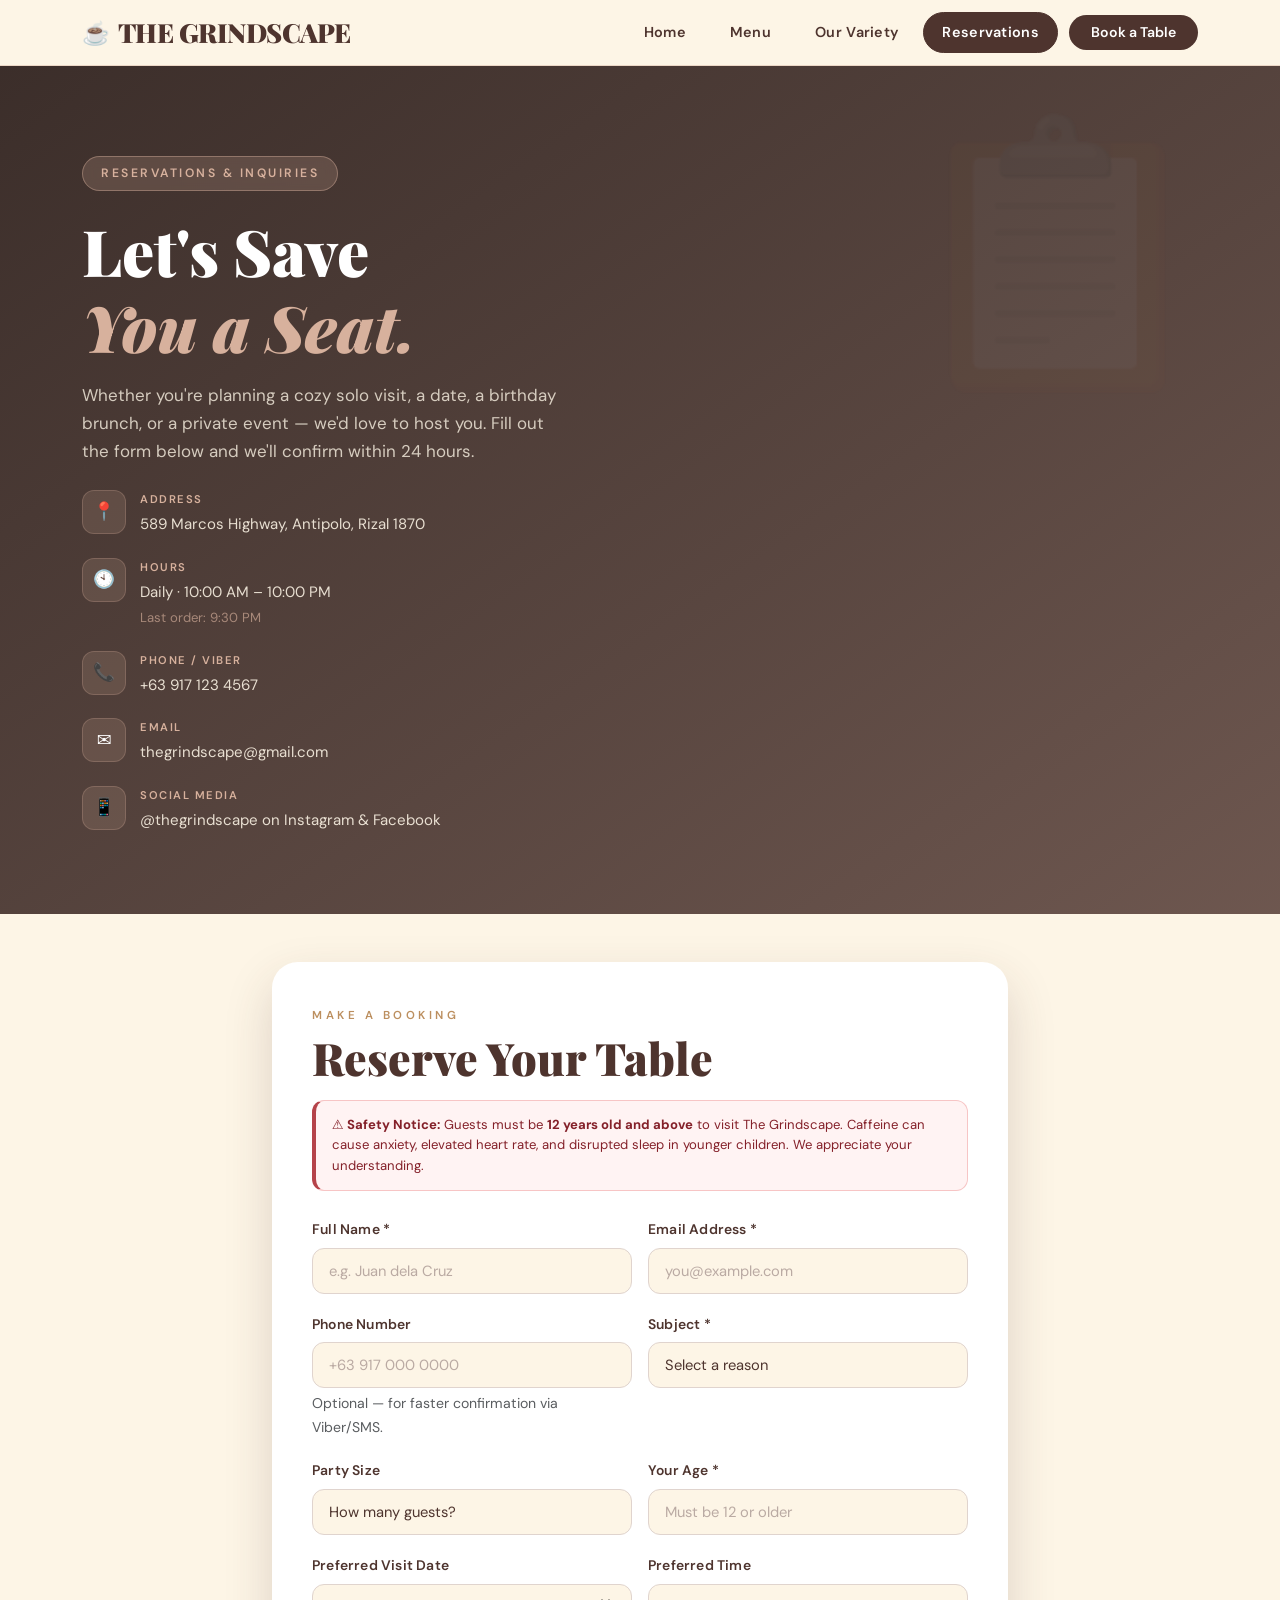
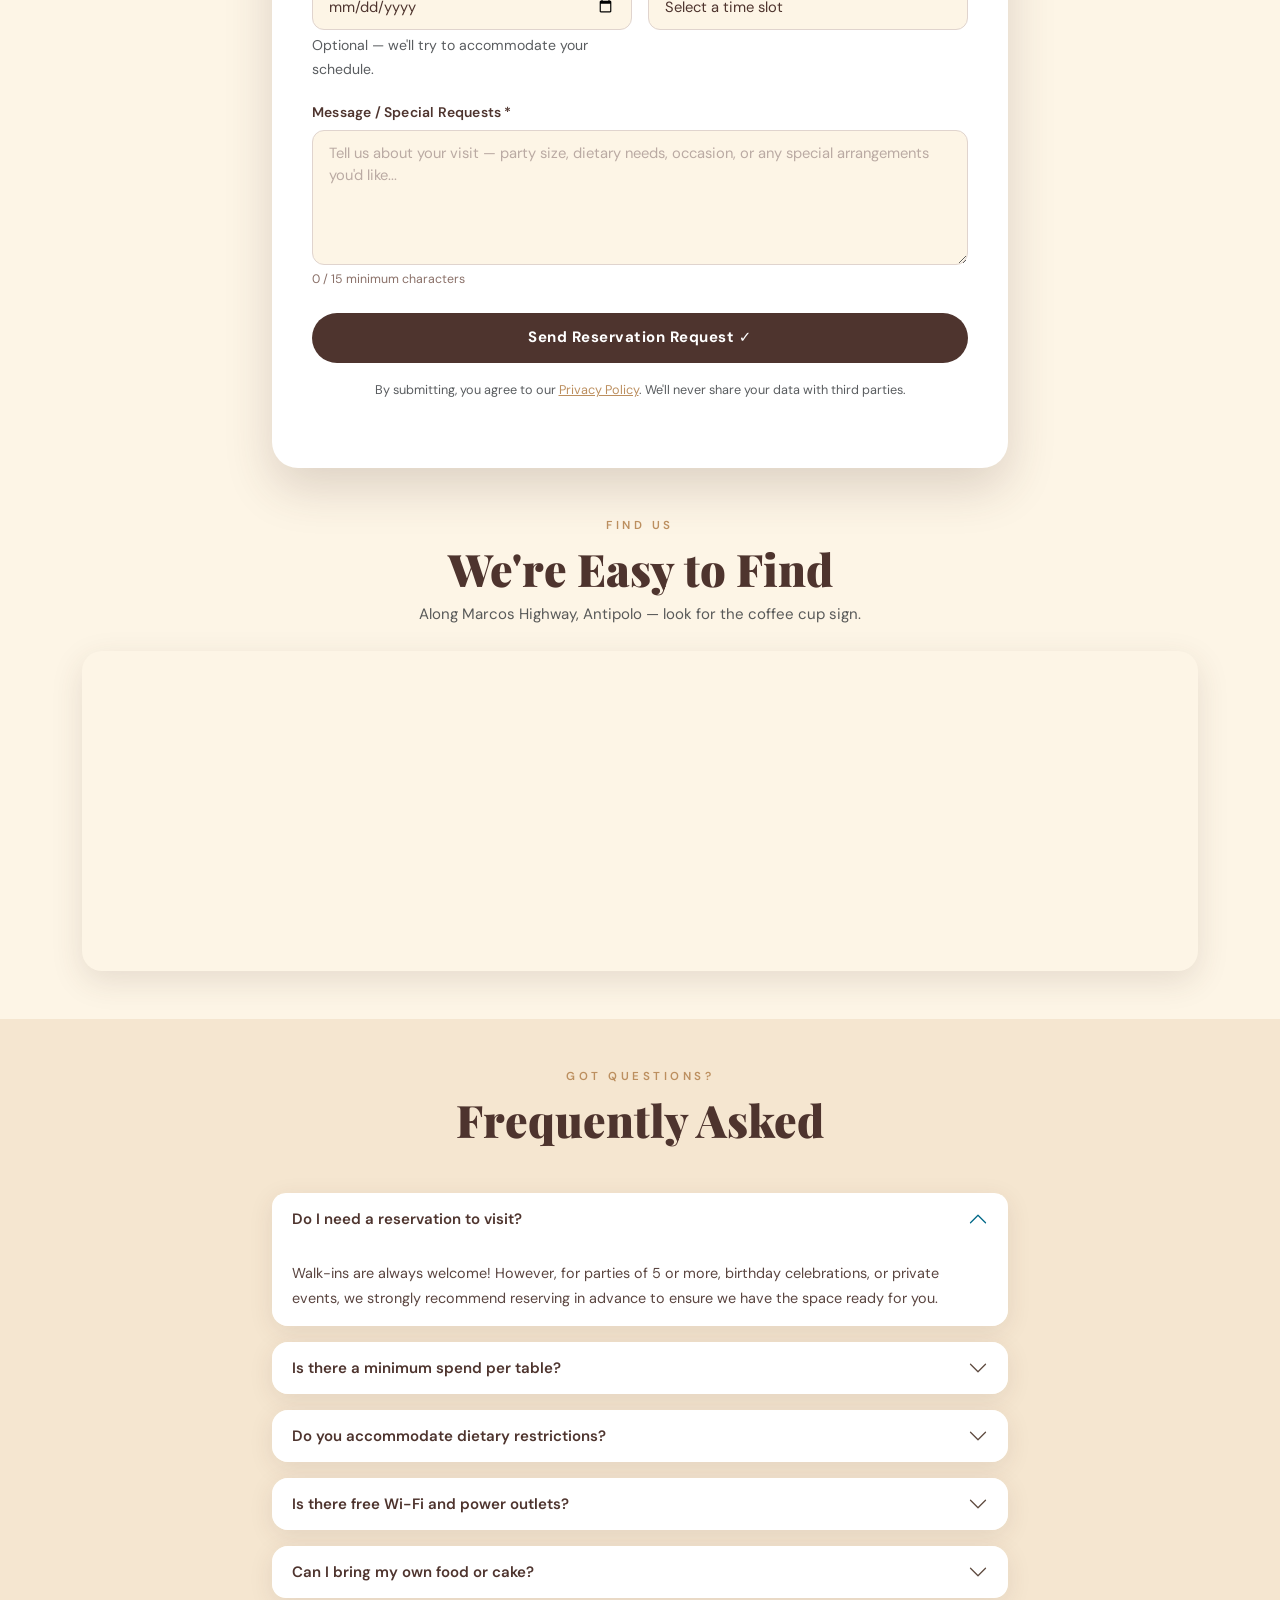
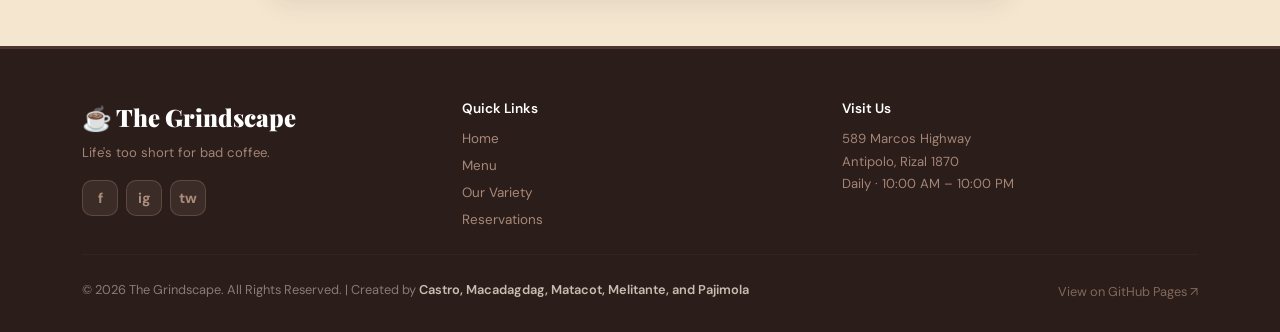
<file: contact.html>
<!DOCTYPE html>
<html lang="en">
<head>
  <meta charset="UTF-8">
  <meta name="viewport" content="width=device-width, initial-scale=1.0">
  <title>Reservations | The Grindscape</title>
  <meta name="description" content="Reserve a table at The Grindscape — Antipolo's favorite specialty coffee shop. Book for dine-in, private events, or just drop in.">

  <link href="https://cdn.jsdelivr.net/npm/bootstrap@5.3.0/dist/css/bootstrap.min.css" rel="stylesheet">
  <link rel="preconnect" href="https://fonts.googleapis.com">
  <link rel="preconnect" href="https://fonts.gstatic.com" crossorigin>
  <link href="https://fonts.googleapis.com/css2?family=Playfair+Display:ital,wght@0,400;0,700;0,900;1,700&family=DM+Sans:opsz,wght@9..40,300;9..40,400;9..40,500;9..40,600;9..40,700&display=swap" rel="stylesheet">
  <link rel="stylesheet" href="css/custom.css">
</head>
<body>
<div class="content-wrapper">

  <!-- ═══════════════ NAVBAR ═══════════════ -->
  <nav class="site-navbar navbar navbar-expand-lg" id="mainNavbar" aria-label="Main navigation">
    <div class="container">
      <a class="navbar-brand-custom" href="index.html">
        <span class="brand-icon">☕</span>THE GRINDSCAPE
      </a>
      <button class="navbar-toggler" type="button"
              data-bs-toggle="collapse" data-bs-target="#navbarMain"
              aria-controls="navbarMain" aria-expanded="false" aria-label="Toggle navigation">
        <span class="navbar-toggler-icon"></span>
      </button>
      <div class="collapse navbar-collapse" id="navbarMain">
        <ul class="navbar-nav ms-auto align-items-lg-center">
          <li class="nav-item"><a class="nav-pill" href="index.html">Home</a></li>
          <li class="nav-item"><a class="nav-pill" href="history.html">Menu</a></li>
          <li class="nav-item"><a class="nav-pill" href="variety.html">Our Variety</a></li>
          <li class="nav-item"><a class="nav-pill active" href="contact.html" aria-current="page">Reservations</a></li>
          <li class="nav-item ms-lg-2 mt-2 mt-lg-0">
            <a href="#reserve-form" class="btn-card btn-card--small">
              Book a Table
            </a>
          </li>
        </ul>
      </div>
    </div>
  </nav>

  <!-- ═══════════════ CONTACT HERO ═══════════════ -->
  <section class="contact-hero" aria-label="Contact hero">
    <div class="container">
      <div class="row">
        <div class="col-lg-6">
          <div class="hero-badge fade-in-up">Reservations &amp; Inquiries</div>
          <h1 class="fade-in-up delay-1">
            Let's Save<br>
            <em class="text-latte">You a Seat.</em>
          </h1>
          <p class="mt-3 fade-in-up delay-2">
            Whether you're planning a cozy solo visit, a date, a birthday brunch,
            or a private event — we'd love to host you. Fill out the form below
            and we'll confirm within 24 hours.
          </p>

          <div class="mt-4 fade-in-up delay-3">
            <div class="contact-info-item">
              <div class="contact-icon">📍</div>
              <div>
                <span class="contact-info-label">Address</span>
                <div class="contact-info-value">589 Marcos Highway, Antipolo, Rizal 1870</div>
              </div>
            </div>
            <div class="contact-info-item">
              <div class="contact-icon">🕙</div>
              <div>
                <span class="contact-info-label">Hours</span>
                <div class="contact-info-value">
                  Daily · 10:00 AM – 10:00 PM<br>
                  <small class="text-soft">Last order: 9:30 PM</small>
                </div>
              </div>
            </div>
            <div class="contact-info-item">
              <div class="contact-icon">📞</div>
              <div>
                <span class="contact-info-label">Phone / Viber</span>
                <div class="contact-info-value">
                  <a href="tel:+639171234567">+63 917 123 4567</a>
                </div>
              </div>
            </div>
            <div class="contact-info-item">
              <div class="contact-icon">✉️</div>
              <div>
                <span class="contact-info-label">Email</span>
                <div class="contact-info-value">
                  <a href="mailto:thegrindscape@gmail.com">thegrindscape@gmail.com</a>
                </div>
              </div>
            </div>
            <div class="contact-info-item">
              <div class="contact-icon">📱</div>
              <div>
                <span class="contact-info-label">Social Media</span>
                <div class="contact-info-value">
                  <a href="#">@thegrindscape</a> on Instagram &amp; Facebook
                </div>
              </div>
            </div>
          </div>
        </div>
      </div>
    </div>
  </section>

  <!-- ═══════════════ RESERVATION FORM ═══════════════ -->
  <section class="py-5" id="reserve-form" aria-labelledby="formHeading">
    <div class="container">
      <div class="row justify-content-center">
        <div class="col-lg-9 col-xl-8">
          <div class="reservation-card">

            <div class="mb-4">
              <span class="section-label">Make a Booking</span>
              <h2 class="section-title" id="formHeading">Reserve Your Table</h2>
                <p class="text-muted text-small mt-2">

            <div class="health-warning mb-4">
              <strong>⚠ Safety Notice:</strong> Guests must be <strong>12 years old and above</strong> to
              visit The Grindscape. Caffeine can cause anxiety, elevated heart rate, and disrupted sleep
              in younger children. We appreciate your understanding.
            </div>

            <form id="pageContactForm" class="needs-validation" action="contact.php" method="post" novalidate>
              <div class="row g-3">

                <div class="col-12 col-md-6">
                  <label for="pageName" class="form-label">Full Name *</label>
                  <input type="text" class="form-control" id="pageName" name="name"
                         placeholder="e.g. Juan dela Cruz" data-role="name"
                         required minlength="2" autocomplete="name">
                  <div class="invalid-feedback">Please enter your full name (at least 2 characters).</div>
                  <div class="valid-feedback">Looks good!</div>
                </div>

                <div class="col-12 col-md-6">
                  <label for="pageEmail" class="form-label">Email Address *</label>
                  <input type="email" class="form-control" id="pageEmail" name="email"
                         placeholder="you@example.com" required autocomplete="email">
                  <div class="invalid-feedback">Please enter a valid email address (e.g. name@domain.com).</div>
                  <div class="valid-feedback">Valid email!</div>
                </div>

                <div class="col-12 col-md-6">
                  <label for="pagePhone" class="form-label">Phone Number</label>
                  <input type="tel" class="form-control" id="pagePhone" name="phone"
                         placeholder="+63 917 000 0000" autocomplete="tel"
                         pattern="[+0-9\s\-()]{7,20}">
                  <div class="invalid-feedback">Please enter a valid phone number.</div>
                  <div class="form-text text-muted text-xsmall">
                    Optional — for faster confirmation via Viber/SMS.
                  </div>
                </div>

                <div class="col-12 col-md-6">
                  <label for="pageSubject" class="form-label">Subject *</label>
                  <select class="form-select" id="pageSubject" name="subject" required>
                    <option value="" disabled selected>Select a reason</option>
                    <option value="table">Reserve a Table</option>
                    <option value="event">Private Event Inquiry</option>
                    <option value="birthday">Birthday Celebration</option>
                    <option value="feedback">Feedback or Suggestion</option>
                    <option value="other">Other</option>
                  </select>
                  <div class="invalid-feedback">Please select a subject.</div>
                </div>

                <div class="col-12 col-md-6">
                  <label for="pagePartySize" class="form-label">Party Size</label>
                  <select class="form-select" id="pagePartySize" name="party_size">
                    <option value="" disabled selected>How many guests?</option>
                    <option value="1">1 person (Solo)</option>
                    <option value="2">2 persons</option>
                    <option value="3-4">3–4 persons</option>
                    <option value="5-8">5–8 persons</option>
                    <option value="9+">9 or more (event)</option>
                  </select>
                </div>

                <div class="col-12 col-md-6">
                  <label for="pageAge" class="form-label">Your Age *</label>
                  <input type="number" class="form-control" id="pageAge" name="age"
                         placeholder="Must be 12 or older" required min="12" max="120">
                  <div class="invalid-feedback" id="pageAgeError">
                    Please enter a valid age (12 years and above).
                  </div>
                </div>

                <div class="col-12 col-md-6">
                  <label for="pageDate" class="form-label">Preferred Visit Date</label>
                  <input type="date" class="form-control" id="pageDate" name="visit_date">
                  <div class="form-text text-muted text-xsmall">
                    Optional — we'll try to accommodate your schedule.
                  </div>
                </div>

                <div class="col-12 col-md-6">
                  <label for="pageTime" class="form-label">Preferred Time</label>
                  <select class="form-select" id="pageTime" name="visit_time">
                    <option value="" disabled selected>Select a time slot</option>
                    <option value="10-12">10:00 AM – 12:00 PM</option>
                    <option value="12-14">12:00 PM – 2:00 PM</option>
                    <option value="14-17">2:00 PM – 5:00 PM</option>
                    <option value="17-20">5:00 PM – 8:00 PM</option>
                    <option value="20-22">8:00 PM – 10:00 PM</option>
                  </select>
                </div>

                <div class="col-12">
                  <label for="pageMessage" class="form-label">Message / Special Requests *</label>
                  <textarea class="form-control" id="pageMessage" name="message" rows="5"
                            placeholder="Tell us about your visit — party size, dietary needs, occasion, or any special arrangements you'd like..."
                            required minlength="15"></textarea>
                  <div class="invalid-feedback">
                    Message must be at least 15 characters. Please give us more detail!
                  </div>
                  <div id="charCountPage" class="form-text mt-1">0 / 15 minimum characters</div>
                </div>

              </div><!-- /row -->

              <div id="pageFormSuccess" class="alert form-success-alert mt-4 d-none" role="alert"></div>

              <div class="mt-4">
                <button type="submit" id="submitPageForm" class="btn-submit">
                  Send Reservation Request ✓
                </button>
                <p class="text-muted text-caption text-center mt-3">
                  By submitting, you agree to our <a href="#" class="link-caramel">Privacy Policy</a>.
                  We'll never share your data with third parties.
                </p>
              </div>

            </form>
          </div>
        </div>
      </div>
    </div>
  </section>

  <!-- ═══════════════ MAP ═══════════════ -->
  <section class="pb-5" aria-label="Our location map">
    <div class="container">
      <div class="text-center mb-4 reveal">
        <span class="section-label">Find Us</span>
        <h2 class="section-title">We're Easy to Find</h2>
        <p class="text-muted section-copy mt-2">
          Along Marcos Highway, Antipolo — look for the coffee cup sign.
        </p>
      </div>
      <div class="map-embed reveal">
        <iframe
          src="https://www.google.com/maps/embed?pb=!1m18!1m12!1m3!1d30898.1!2d121.1754!3d14.5872!2m3!1f0!2f0!3f0!3m2!1i1024!2i768!4f13.1!3m3!1m2!1s0x33917094e22a7b15%3A0xa2be6a4fb9cb8ac3!2sAntipolo%2C%20Rizal!5e0!3m2!1sen!2sph!4v1"
          allowfullscreen="" loading="lazy"
          title="The Grindscape location — Marcos Highway, Antipolo, Rizal"
          aria-label="Google Maps showing Antipolo, Rizal">
        </iframe>
      </div>
    </div>
  </section>

  <!-- ═══════════════ FAQ ═══════════════ -->
  <section class="py-5 bg-cream" aria-labelledby="faqHeading">
    <div class="container">
      <div class="text-center mb-5 reveal">
        <span class="section-label">Got Questions?</span>
        <h2 class="section-title" id="faqHeading">Frequently Asked</h2>
      </div>
      <div class="row justify-content-center">
        <div class="col-lg-8">
          <div class="accordion" id="faqAccordion">

            <div class="accordion-item border-0 mb-3 panel-soft">
              <h3 class="accordion-header">
                <button class="accordion-button" type="button"
                        data-bs-toggle="collapse" data-bs-target="#faq1"
                        aria-expanded="true" aria-controls="faq1">
                  Do I need a reservation to visit?
                </button>
              </h3>
              <div id="faq1" class="accordion-collapse collapse show" data-bs-parent="#faqAccordion">
                <div class="accordion-body">
                  Walk-ins are always welcome! However, for parties of 5 or more, birthday celebrations,
                  or private events, we strongly recommend reserving in advance to ensure we have the
                  space ready for you.
                </div>
              </div>
            </div>

            <div class="accordion-item border-0 mb-3 panel-soft">
              <h3 class="accordion-header">
                <button class="accordion-button collapsed" type="button"
                        data-bs-toggle="collapse" data-bs-target="#faq2"
                        aria-expanded="false" aria-controls="faq2">
                  Is there a minimum spend per table?
                </button>
              </h3>
              <div id="faq2" class="accordion-collapse collapse" data-bs-parent="#faqAccordion">
                <div class="accordion-body">
                  For solo visitors and small groups (up to 4), there's no minimum spend. For tables of 5+
                  during peak hours (weekends, 12 PM – 3 PM), a minimum consumption of ₱200 per person applies.
                  Private event packages start at ₱5,000.
                </div>
              </div>
            </div>

            <div class="accordion-item border-0 mb-3 panel-soft">
              <h3 class="accordion-header">
                <button class="accordion-button collapsed" type="button"
                        data-bs-toggle="collapse" data-bs-target="#faq3"
                        aria-expanded="false" aria-controls="faq3">
                  Do you accommodate dietary restrictions?
                </button>
              </h3>
              <div id="faq3" class="accordion-collapse collapse" data-bs-parent="#faqAccordion">
                <div class="accordion-body">
                  Yes! Oat milk and almond milk are available as alternatives to whole milk (+₱20).
                  Several of our pastries are vegetarian-friendly. Please inform our staff of any
                  allergies or dietary needs when you arrive — we'll do our best to accommodate you.
                </div>
              </div>
            </div>

            <div class="accordion-item border-0 mb-3 panel-soft">
              <h3 class="accordion-header">
                <button class="accordion-button collapsed" type="button"
                        data-bs-toggle="collapse" data-bs-target="#faq4"
                        aria-expanded="false" aria-controls="faq4">
                  Is there free Wi-Fi and power outlets?
                </button>
              </h3>
              <div id="faq4" class="accordion-collapse collapse" data-bs-parent="#faqAccordion">
                <div class="accordion-body">
                  Yes to both! We have fast, reliable Wi-Fi (password on your receipt) and power outlets
                  at most tables. We're designed to be your third home — work, study, or just relax. We
                  only ask that tables be given up after 3 hours during peak hours on weekends.
                </div>
              </div>
            </div>

            <div class="accordion-item border-0 panel-soft">
              <h3 class="accordion-header">
                <button class="accordion-button collapsed" type="button"
                        data-bs-toggle="collapse" data-bs-target="#faq5"
                        aria-expanded="false" aria-controls="faq5">
                  Can I bring my own food or cake?
                </button>
              </h3>
              <div id="faq5" class="accordion-collapse collapse" data-bs-parent="#faqAccordion">
                <div class="accordion-body">
                  Outside food is generally not allowed, but we make an exception for celebration cakes
                  with a corkage fee of ₱150. Please mention this when making your reservation so we can
                  prepare the space and any birthday setup. We also offer in-house celebration packages —
                  ask us for details!
                </div>
              </div>
            </div>

          </div>
        </div>
      </div>
    </div>
  </section>

</div>

<!-- FOOTER -->
<footer class="site-footer">
  <div class="container">
    <div class="row g-4">
      <div class="col-md-4">
        <div class="footer-brand">☕ The Grindscape</div>
        <p class="footer-tagline mt-1">Life's too short for bad coffee.</p>
        <div class="footer-social mt-3 d-flex gap-2">
          <a href="#" aria-label="Facebook">f</a>
          <a href="#" aria-label="Instagram">ig</a>
          <a href="#" aria-label="Twitter">tw</a>
        </div>
      </div>
      <div class="col-md-4">
        <p class="text-white footer-heading mb-2">Quick Links</p>
        <div class="footer-links d-flex flex-column gap-1">
          <a href="index.html">Home</a>
          <a href="history.html">Menu</a>
          <a href="variety.html">Our Variety</a>
          <a href="contact.html">Reservations</a>
        </div>
      </div>
      <div class="col-md-4">
        <p class="text-white footer-heading mb-2">Visit Us</p>
        <p class="footer-tagline">
          589 Marcos Highway<br>Antipolo, Rizal 1870<br>Daily · 10:00 AM – 10:00 PM
        </p>
      </div>
    </div>
    <hr class="footer-divider">
    <div class="row align-items-center">
      <div class="col-md-8">
        <p class="footer-copy mb-0">
          © 2026 The Grindscape. All Rights Reserved. | Created by <strong>Castro, Macadagdag, Matacot, Melitante, and Pajimola</strong>
        </p>
      </div>
      <div class="col-md-4 text-md-end mt-2 mt-md-0">
        <a href="https://github.com" target="_blank" rel="noopener"
           class="footer-copy footer-copy-link text-decoration-none">
          View on GitHub Pages ↗
        </a>
      </div>
    </div>
  </div>
</footer>

<script src="https://cdn.jsdelivr.net/npm/bootstrap@5.3.0/dist/js/bootstrap.bundle.min.js"></script>
<script src="js/main.js"></script>
</body>
</html>
</file>
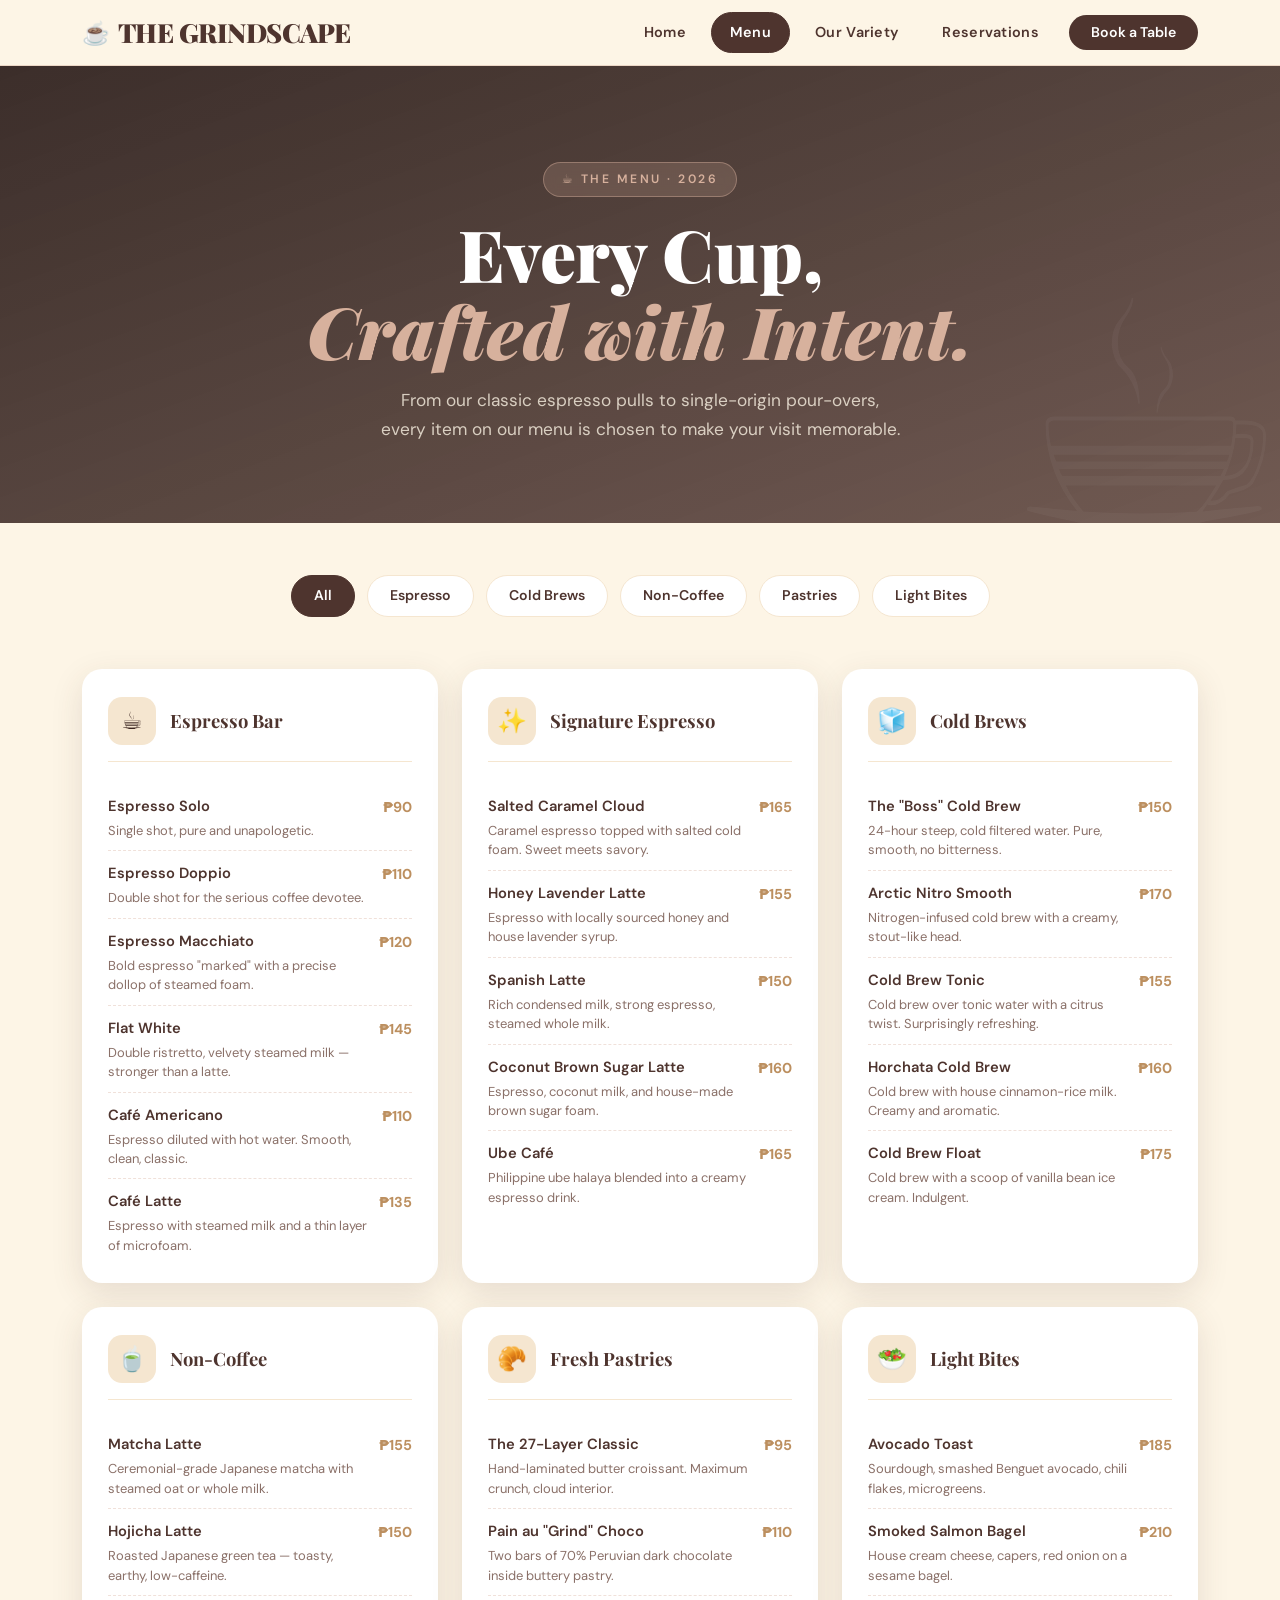
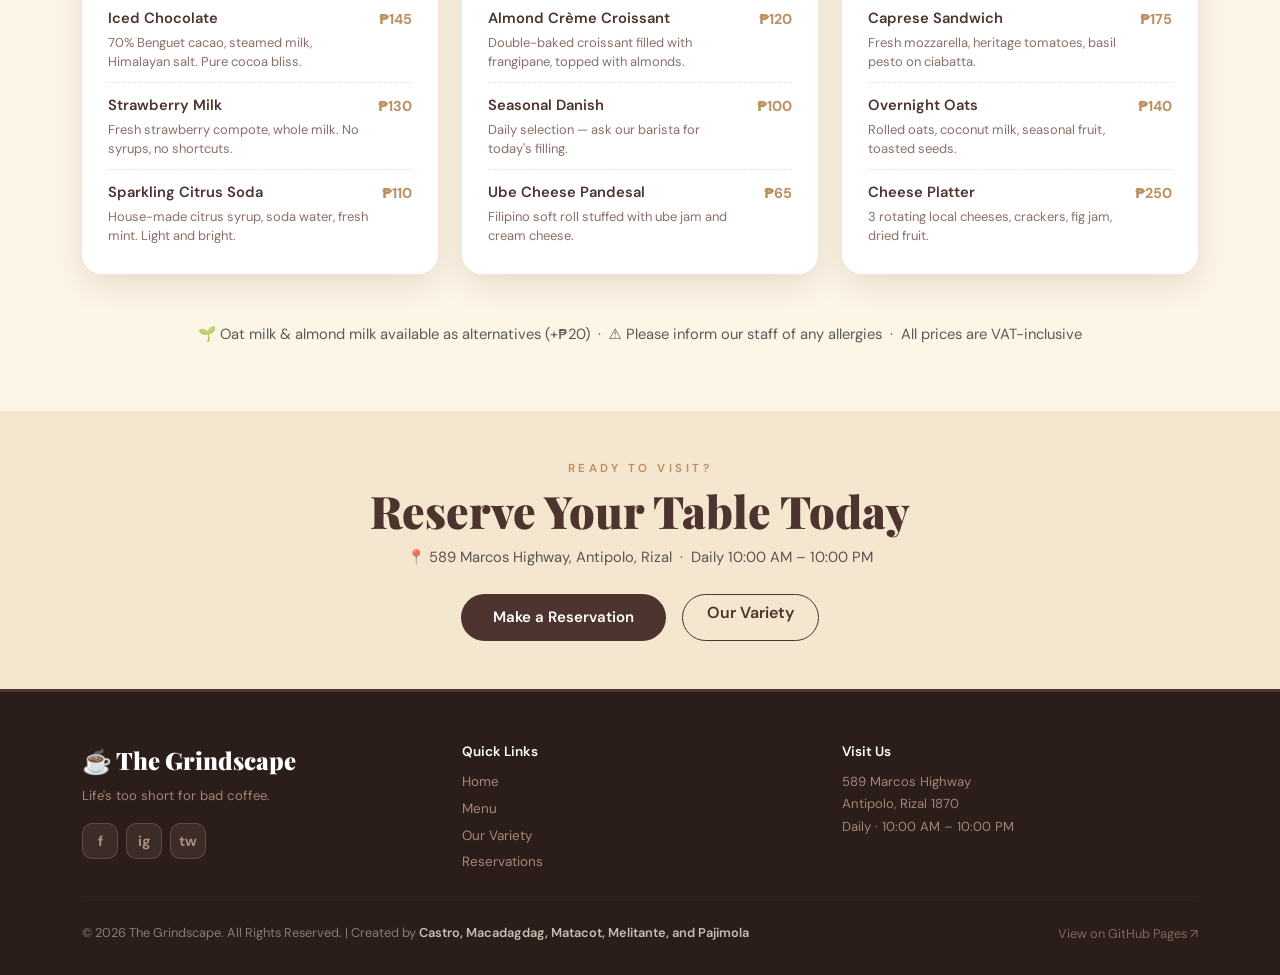
<file: history.html>
<!DOCTYPE html>
<html lang="en">
<head>
  <meta charset="UTF-8">
  <meta name="viewport" content="width=device-width, initial-scale=1.0">
  <title>Menu | The Grindscape</title>
  <meta name="description" content="Explore The Grindscape's full menu — specialty coffees, cold brews, pastries, and light bites. Antipolo, Rizal.">

  <link href="https://cdn.jsdelivr.net/npm/bootstrap@5.3.0/dist/css/bootstrap.min.css" rel="stylesheet">
  <link rel="preconnect" href="https://fonts.googleapis.com">
  <link rel="preconnect" href="https://fonts.gstatic.com" crossorigin>
  <link href="https://fonts.googleapis.com/css2?family=Playfair+Display:ital,wght@0,400;0,700;0,900;1,700&family=DM+Sans:opsz,wght@9..40,300;9..40,400;9..40,500;9..40,600;9..40,700&display=swap" rel="stylesheet">
  <link rel="stylesheet" href="css/custom.css">
</head>
<body>
<div class="content-wrapper">

  <!-- ═══════════════ NAVBAR ═══════════════ -->
  <nav class="site-navbar navbar navbar-expand-lg" id="mainNavbar" aria-label="Main navigation">
    <div class="container">
      <a class="navbar-brand-custom" href="index.html">
        <span class="brand-icon">☕</span>THE GRINDSCAPE
      </a>
      <button class="navbar-toggler" type="button"
              data-bs-toggle="collapse" data-bs-target="#navbarMain"
              aria-controls="navbarMain" aria-expanded="false" aria-label="Toggle navigation">
        <span class="navbar-toggler-icon"></span>
      </button>
      <div class="collapse navbar-collapse" id="navbarMain">
        <ul class="navbar-nav ms-auto align-items-lg-center">
          <li class="nav-item"><a class="nav-pill" href="index.html">Home</a></li>
          <li class="nav-item"><a class="nav-pill active" href="history.html" aria-current="page">Menu</a></li>
          <li class="nav-item"><a class="nav-pill" href="variety.html">Our Variety</a></li>
          <li class="nav-item"><a class="nav-pill" href="contact.html">Reservations</a></li>
          <li class="nav-item ms-lg-2 mt-2 mt-lg-0">
            <button class="btn-card btn-card--small" data-bs-toggle="modal" data-bs-target="#contactModal">
              Book a Table
            </button>
          </li>
        </ul>
      </div>
    </div>
  </nav>

  <!-- ═══════════════ MENU HERO ═══════════════ -->
  <section class="menu-hero" aria-label="Menu hero">
    <div class="container">
      <div class="hero-badge fade-in-up">☕ The Menu · 2026</div>
      <h1 class="fade-in-up delay-1">
        Every Cup,<br>
        <em class="text-latte">Crafted with Intent.</em>
      </h1>
      <p class="mt-3 fade-in-up delay-2">
        From our classic espresso pulls to single-origin pour-overs,
        every item on our menu is chosen to make your visit memorable.
      </p>
    </div>
  </section>

  <!-- ═══════════════ MENU TABS ═══════════════ -->
  <section class="py-5" aria-label="Menu categories">
    <div class="container">

      <ul class="nav menu-tabs mb-5 reveal" role="tablist" aria-label="Menu categories">
        <li class="nav-item" role="presentation">
          <button class="nav-link active" data-menu-tab="all" type="button"
                  role="tab" aria-selected="true">All</button>
        </li>
        <li class="nav-item" role="presentation">
          <button class="nav-link" data-menu-tab="espresso" type="button"
                  role="tab" aria-selected="false">Espresso</button>
        </li>
        <li class="nav-item" role="presentation">
          <button class="nav-link" data-menu-tab="cold" type="button"
                  role="tab" aria-selected="false">Cold Brews</button>
        </li>
        <li class="nav-item" role="presentation">
          <button class="nav-link" data-menu-tab="non-coffee" type="button"
                  role="tab" aria-selected="false">Non-Coffee</button>
        </li>
        <li class="nav-item" role="presentation">
          <button class="nav-link" data-menu-tab="pastry" type="button"
                  role="tab" aria-selected="false">Pastries</button>
        </li>
        <li class="nav-item" role="presentation">
          <button class="nav-link" data-menu-tab="bites" type="button"
                  role="tab" aria-selected="false">Light Bites</button>
        </li>
      </ul>

      <div class="row g-4">

        <!-- Espresso Bar -->
        <div class="col-md-6 col-lg-4 reveal" data-menu-section="espresso">
          <div class="menu-card h-100">
            <div class="menu-card-header">
              <div class="menu-card-icon">☕</div>
              <h4>Espresso Bar</h4>
            </div>
            <div class="menu-item">
              <div class="item-info">
                <span class="item-name">Espresso Solo</span>
                <p class="item-desc">Single shot, pure and unapologetic.</p>
              </div>
              <span class="item-price">₱90</span>
            </div>
            <div class="menu-item">
              <div class="item-info">
                <span class="item-name">Espresso Doppio</span>
                <p class="item-desc">Double shot for the serious coffee devotee.</p>
              </div>
              <span class="item-price">₱110</span>
            </div>
            <div class="menu-item">
              <div class="item-info">
                <span class="item-name">Espresso Macchiato</span>
                <p class="item-desc">Bold espresso "marked" with a precise dollop of steamed foam.</p>
              </div>
              <span class="item-price">₱120</span>
            </div>
            <div class="menu-item">
              <div class="item-info">
                <span class="item-name">Flat White</span>
                <p class="item-desc">Double ristretto, velvety steamed milk — stronger than a latte.</p>
              </div>
              <span class="item-price">₱145</span>
            </div>
            <div class="menu-item">
              <div class="item-info">
                <span class="item-name">Café Americano</span>
                <p class="item-desc">Espresso diluted with hot water. Smooth, clean, classic.</p>
              </div>
              <span class="item-price">₱110</span>
            </div>
            <div class="menu-item">
              <div class="item-info">
                <span class="item-name">Café Latte</span>
                <p class="item-desc">Espresso with steamed milk and a thin layer of microfoam.</p>
              </div>
              <span class="item-price">₱135</span>
            </div>
          </div>
        </div>

        <!-- Signature Espresso -->
        <div class="col-md-6 col-lg-4 reveal" data-menu-section="espresso">
          <div class="menu-card h-100">
            <div class="menu-card-header">
              <div class="menu-card-icon">✨</div>
              <h4>Signature Espresso</h4>
            </div>
            <div class="menu-item">
              <div class="item-info">
                <span class="item-name">Salted Caramel Cloud</span>
                <p class="item-desc">Caramel espresso topped with salted cold foam. Sweet meets savory.</p>
              </div>
              <span class="item-price">₱165</span>
            </div>
            <div class="menu-item">
              <div class="item-info">
                <span class="item-name">Honey Lavender Latte</span>
                <p class="item-desc">Espresso with locally sourced honey and house lavender syrup.</p>
              </div>
              <span class="item-price">₱155</span>
            </div>
            <div class="menu-item">
              <div class="item-info">
                <span class="item-name">Spanish Latte</span>
                <p class="item-desc">Rich condensed milk, strong espresso, steamed whole milk.</p>
              </div>
              <span class="item-price">₱150</span>
            </div>
            <div class="menu-item">
              <div class="item-info">
                <span class="item-name">Coconut Brown Sugar Latte</span>
                <p class="item-desc">Espresso, coconut milk, and house-made brown sugar foam.</p>
              </div>
              <span class="item-price">₱160</span>
            </div>
            <div class="menu-item">
              <div class="item-info">
                <span class="item-name">Ube Café</span>
                <p class="item-desc">Philippine ube halaya blended into a creamy espresso drink.</p>
              </div>
              <span class="item-price">₱165</span>
            </div>
          </div>
        </div>

        <!-- Cold Brews -->
        <div class="col-md-6 col-lg-4 reveal" data-menu-section="cold">
          <div class="menu-card h-100">
            <div class="menu-card-header">
              <div class="menu-card-icon">🧊</div>
              <h4>Cold Brews</h4>
            </div>
            <div class="menu-item">
              <div class="item-info">
                <span class="item-name">The "Boss" Cold Brew</span>
                <p class="item-desc">24-hour steep, cold filtered water. Pure, smooth, no bitterness.</p>
              </div>
              <span class="item-price">₱150</span>
            </div>
            <div class="menu-item">
              <div class="item-info">
                <span class="item-name">Arctic Nitro Smooth</span>
                <p class="item-desc">Nitrogen-infused cold brew with a creamy, stout-like head.</p>
              </div>
              <span class="item-price">₱170</span>
            </div>
            <div class="menu-item">
              <div class="item-info">
                <span class="item-name">Cold Brew Tonic</span>
                <p class="item-desc">Cold brew over tonic water with a citrus twist. Surprisingly refreshing.</p>
              </div>
              <span class="item-price">₱155</span>
            </div>
            <div class="menu-item">
              <div class="item-info">
                <span class="item-name">Horchata Cold Brew</span>
                <p class="item-desc">Cold brew with house cinnamon-rice milk. Creamy and aromatic.</p>
              </div>
              <span class="item-price">₱160</span>
            </div>
            <div class="menu-item">
              <div class="item-info">
                <span class="item-name">Cold Brew Float</span>
                <p class="item-desc">Cold brew with a scoop of vanilla bean ice cream. Indulgent.</p>
              </div>
              <span class="item-price">₱175</span>
            </div>
          </div>
        </div>

        <!-- Non-Coffee -->
        <div class="col-md-6 col-lg-4 reveal" data-menu-section="non-coffee">
          <div class="menu-card h-100">
            <div class="menu-card-header">
              <div class="menu-card-icon">🍵</div>
              <h4>Non-Coffee</h4>
            </div>
            <div class="menu-item">
              <div class="item-info">
                <span class="item-name">Matcha Latte</span>
                <p class="item-desc">Ceremonial-grade Japanese matcha with steamed oat or whole milk.</p>
              </div>
              <span class="item-price">₱155</span>
            </div>
            <div class="menu-item">
              <div class="item-info">
                <span class="item-name">Hojicha Latte</span>
                <p class="item-desc">Roasted Japanese green tea — toasty, earthy, low-caffeine.</p>
              </div>
              <span class="item-price">₱150</span>
            </div>
            <div class="menu-item">
              <div class="item-info">
                <span class="item-name">Iced Chocolate</span>
                <p class="item-desc">70% Benguet cacao, steamed milk, Himalayan salt. Pure cocoa bliss.</p>
              </div>
              <span class="item-price">₱145</span>
            </div>
            <div class="menu-item">
              <div class="item-info">
                <span class="item-name">Strawberry Milk</span>
                <p class="item-desc">Fresh strawberry compote, whole milk. No syrups, no shortcuts.</p>
              </div>
              <span class="item-price">₱130</span>
            </div>
            <div class="menu-item">
              <div class="item-info">
                <span class="item-name">Sparkling Citrus Soda</span>
                <p class="item-desc">House-made citrus syrup, soda water, fresh mint. Light and bright.</p>
              </div>
              <span class="item-price">₱110</span>
            </div>
          </div>
        </div>

        <!-- Pastries -->
        <div class="col-md-6 col-lg-4 reveal" data-menu-section="pastry">
          <div class="menu-card h-100">
            <div class="menu-card-header">
              <div class="menu-card-icon">🥐</div>
              <h4>Fresh Pastries</h4>
            </div>
            <div class="menu-item">
              <div class="item-info">
                <span class="item-name">The 27-Layer Classic</span>
                <p class="item-desc">Hand-laminated butter croissant. Maximum crunch, cloud interior.</p>
              </div>
              <span class="item-price">₱95</span>
            </div>
            <div class="menu-item">
              <div class="item-info">
                <span class="item-name">Pain au "Grind" Choco</span>
                <p class="item-desc">Two bars of 70% Peruvian dark chocolate inside buttery pastry.</p>
              </div>
              <span class="item-price">₱110</span>
            </div>
            <div class="menu-item">
              <div class="item-info">
                <span class="item-name">Almond Crème Croissant</span>
                <p class="item-desc">Double-baked croissant filled with frangipane, topped with almonds.</p>
              </div>
              <span class="item-price">₱120</span>
            </div>
            <div class="menu-item">
              <div class="item-info">
                <span class="item-name">Seasonal Danish</span>
                <p class="item-desc">Daily selection — ask our barista for today's filling.</p>
              </div>
              <span class="item-price">₱100</span>
            </div>
            <div class="menu-item">
              <div class="item-info">
                <span class="item-name">Ube Cheese Pandesal</span>
                <p class="item-desc">Filipino soft roll stuffed with ube jam and cream cheese.</p>
              </div>
              <span class="item-price">₱65</span>
            </div>
          </div>
        </div>

        <!-- Light Bites -->
        <div class="col-md-6 col-lg-4 reveal" data-menu-section="bites">
          <div class="menu-card h-100">
            <div class="menu-card-header">
              <div class="menu-card-icon">🥗</div>
              <h4>Light Bites</h4>
            </div>
            <div class="menu-item">
              <div class="item-info">
                <span class="item-name">Avocado Toast</span>
                <p class="item-desc">Sourdough, smashed Benguet avocado, chili flakes, microgreens.</p>
              </div>
              <span class="item-price">₱185</span>
            </div>
            <div class="menu-item">
              <div class="item-info">
                <span class="item-name">Smoked Salmon Bagel</span>
                <p class="item-desc">House cream cheese, capers, red onion on a sesame bagel.</p>
              </div>
              <span class="item-price">₱210</span>
            </div>
            <div class="menu-item">
              <div class="item-info">
                <span class="item-name">Caprese Sandwich</span>
                <p class="item-desc">Fresh mozzarella, heritage tomatoes, basil pesto on ciabatta.</p>
              </div>
              <span class="item-price">₱175</span>
            </div>
            <div class="menu-item">
              <div class="item-info">
                <span class="item-name">Overnight Oats</span>
                <p class="item-desc">Rolled oats, coconut milk, seasonal fruit, toasted seeds.</p>
              </div>
              <span class="item-price">₱140</span>
            </div>
            <div class="menu-item">
              <div class="item-info">
                <span class="item-name">Cheese Platter</span>
                <p class="item-desc">3 rotating local cheeses, crackers, fig jam, dried fruit.</p>
              </div>
              <span class="item-price">₱250</span>
            </div>
          </div>
        </div>

      </div><!-- /row -->

      <div class="text-center mt-5 reveal">
        <p class="text-muted text-small">
          🌱 Oat milk &amp; almond milk available as alternatives (+₱20) &nbsp;·&nbsp;
          ⚠ Please inform our staff of any allergies &nbsp;·&nbsp;
          All prices are VAT-inclusive
        </p>
      </div>

    </div>
  </section>

  <!-- CTA STRIP -->
  <section class="py-5 bg-cream" aria-label="Reserve">
    <div class="container text-center reveal">
      <span class="section-label">Ready to Visit?</span>
      <h2 class="section-title mb-2">Reserve Your Table Today</h2>
      <p class="text-muted text-small mb-4">
        📍 589 Marcos Highway, Antipolo, Rizal &nbsp;·&nbsp; Daily 10:00 AM – 10:00 PM
      </p>
      <div class="d-flex flex-wrap justify-content-center gap-3">
        <a href="contact.html" class="btn-card btn-card--wide">
          Make a Reservation
        </a>
        <a href="variety.html" class="btn btn-outline-espresso rounded-pill px-4">
          Our Variety
        </a>
      </div>
    </div>
  </section>

</div>

<!-- FOOTER -->
<footer class="site-footer">
  <div class="container">
    <div class="row g-4">
      <div class="col-md-4">
        <div class="footer-brand">☕ The Grindscape</div>
        <p class="footer-tagline mt-1">Life's too short for bad coffee.</p>
        <div class="footer-social mt-3 d-flex gap-2">
          <a href="#" aria-label="Facebook">f</a>
          <a href="#" aria-label="Instagram">ig</a>
          <a href="#" aria-label="Twitter">tw</a>
        </div>
      </div>
      <div class="col-md-4">
        <p class="text-white footer-heading mb-2">Quick Links</p>
        <div class="footer-links d-flex flex-column gap-1">
          <a href="index.html">Home</a>
          <a href="history.html">Menu</a>
          <a href="variety.html">Our Variety</a>
          <a href="contact.html">Reservations</a>
        </div>
      </div>
      <div class="col-md-4">
        <p class="text-white footer-heading mb-2">Visit Us</p>
        <p class="footer-tagline">
          589 Marcos Highway<br>Antipolo, Rizal 1870<br>Daily · 10:00 AM – 10:00 PM
        </p>
      </div>
    </div>
    <hr class="footer-divider">
    <div class="row align-items-center">
      <div class="col-md-8">
        <p class="footer-copy mb-0">
          © 2026 The Grindscape. All Rights Reserved. | Created by <strong>Castro, Macadagdag, Matacot, Melitante, and Pajimola</strong>
        </p>
      </div>
      <div class="col-md-4 text-md-end mt-2 mt-md-0">
        <a href="https://github.com" target="_blank" rel="noopener"
           class="footer-copy footer-copy-link text-decoration-none">
          View on GitHub Pages ↗
        </a>
      </div>
    </div>
  </div>
</footer>

<!-- MODAL: CONTACT -->
<div class="modal fade" id="contactModal" tabindex="-1"
     aria-labelledby="contactModalLabel" aria-modal="true" role="dialog">
  <div class="modal-dialog modal-dialog-centered modal-lg">
    <div class="modal-content">
      <div class="modal-header">
        <h2 class="modal-title" id="contactModalLabel">📋 Reserve Your Spot</h2>
        <button type="button" class="btn-close" data-bs-dismiss="modal" aria-label="Close"></button>
      </div>
      <div class="modal-body">
        <div class="health-warning mb-4">
          <strong>⚠ Safety Notice:</strong> Guests must be 12 years old and above.
        </div>
        <form id="contactForm" class="needs-validation" novalidate>
          <div class="row g-3">
            <div class="col-12 col-md-6">
              <label for="modalName" class="form-label">Full Name *</label>
              <input type="text" class="form-control" id="modalName"
                     placeholder="e.g. Maria Santos" data-role="name"
                     required minlength="2" autocomplete="name">
              <div class="invalid-feedback">Please enter your full name (at least 2 characters).</div>
              <div class="valid-feedback">Looks good!</div>
            </div>
            <div class="col-12 col-md-6">
              <label for="modalEmail" class="form-label">Email Address *</label>
              <input type="email" class="form-control" id="modalEmail"
                     placeholder="you@example.com" required autocomplete="email">
              <div class="invalid-feedback">Please enter a valid email address.</div>
              <div class="valid-feedback">Valid email!</div>
            </div>
            <div class="col-12 col-md-6">
              <label for="modalSubject" class="form-label">Subject *</label>
              <select class="form-select" id="modalSubject" required>
                <option value="" disabled selected>Select a reason</option>
                <option value="table">Reserve a Table</option>
                <option value="event">Private Event Inquiry</option>
                <option value="feedback">Feedback or Suggestion</option>
                <option value="other">Other</option>
              </select>
              <div class="invalid-feedback">Please select a subject.</div>
            </div>
            <div class="col-12 col-md-6">
              <label for="modalAge" class="form-label">Age *</label>
              <input type="number" class="form-control" id="modalAge"
                     placeholder="Must be 12 or older" required min="12" max="120">
              <div class="invalid-feedback" id="modalAgeError">
                Please enter a valid age (12 years and above).
              </div>
            </div>
            <div class="col-12">
              <label for="modalMessage" class="form-label">Message *</label>
              <textarea class="form-control" id="modalMessage" rows="4"
                        placeholder="Tell us about your visit, party size, special requests..."
                        required minlength="15"></textarea>
              <div class="invalid-feedback">Message must be at least 15 characters.</div>
              <div id="charCount" class="form-text mt-1">0 / 15 minimum characters</div>
            </div>
          </div>
          <div id="formSuccess" class="alert mt-3 d-none" role="alert"></div>
        </form>
      </div>
      <div class="modal-footer">
        <button type="button" class="btn btn-outline-espresso-sm rounded-pill" data-bs-dismiss="modal">
          Cancel
        </button>
        <button type="button" id="submitContactForm" class="btn-card btn-card--xl">
          Confirm Reservation ✓
        </button>
      </div>
    </div>
  </div>
</div>

<script src="https://cdn.jsdelivr.net/npm/bootstrap@5.3.0/dist/js/bootstrap.bundle.min.js"></script>
<script src="js/main.js"></script>
</body>
</html>
</file>
<file: css/custom.css>
:root {
  --bs-primary:          #4E342E;
  --bs-primary-rgb:      78, 52, 46;
  --bs-secondary:        #D7B19D;
  --bs-secondary-rgb:    215, 177, 157;
  --bs-success:          #6B8F71;
  --bs-danger:           #B5434A;
  --bs-light:            #FDF5E6;
  --bs-dark:             #2b1d1a;
  --bs-body-bg:          #FDF5E6;
  --bs-body-color:       #3a2520;
  --bs-border-radius:    14px;
  --bs-border-radius-lg: 20px;
  --bs-border-radius-xl: 28px;

  /* Brand Tokens */
  --latte:    #D7B19D;
  --espresso: #4E342E;
  --foam:     #FDF5E6;
  --cream:    #F5E6D0;
  --caramel:  #BC8F5F;
  --roast:    #2b1d1a;
  --glass:    rgba(253, 245, 230, 0.92);

  /* Typography */
  --bs-font-sans-serif:  'DM Sans', system-ui, sans-serif;
  --display-font:        'Playfair Display', Georgia, serif;
  --bs-body-font-family: var(--bs-font-sans-serif);
  --bs-body-font-size:   1rem;
  --bs-body-line-height: 1.7;

  /* Shadows */
  --shadow-soft: 0 6px 24px rgba(78, 52, 46, 0.10);
  --shadow-card: 0 10px 32px rgba(78, 52, 46, 0.13);
  --shadow-lift: 0 20px 48px rgba(78, 52, 46, 0.18);

  /* Transitions */
  --transition: all 0.32s cubic-bezier(0.4, 0, 0.2, 1);
}

/* ── Base Reset ── */
*, *::before, *::after { box-sizing: border-box; }

html { scroll-behavior: smooth; }

body {
  font-family: var(--bs-font-sans-serif);
  background-color: var(--foam);
  color: var(--bs-body-color);
  display: flex;
  flex-direction: column;
  min-height: 100vh;
  margin: 0;
  -webkit-font-smoothing: antialiased;
}

.content-wrapper { flex: 1; }

/* ── Scrollbar ── */
::-webkit-scrollbar { width: 6px; }
::-webkit-scrollbar-track { background: var(--cream); }
::-webkit-scrollbar-thumb { background: var(--latte); border-radius: 3px; }

/* ── Typography ── */
h1, h2, h3, .display-font { font-family: var(--display-font); }

/* ──────────────────────────────────────
   NAVBAR
────────────────────────────────────── */
.site-navbar {
  background: var(--glass) !important;
  -webkit-backdrop-filter: blur(16px);
  backdrop-filter: blur(16px);
  border-bottom: 1.5px solid rgba(215, 177, 157, 0.45);
  padding: 10px 0;
  position: sticky;
  top: 0;
  z-index: 1030;
  transition: var(--transition);
}

.site-navbar.scrolled {
  box-shadow: var(--shadow-soft);
  padding: 6px 0;
}

.navbar-brand-custom {
  font-family: var(--display-font);
  font-size: 1.65rem;
  font-weight: 900;
  color: var(--espresso) !important;
  letter-spacing: -0.5px;
  text-decoration: none;
  display: flex;
  align-items: center;
  gap: 8px;
  transition: var(--transition);
}
.navbar-brand-custom:hover { opacity: 0.8; }
.navbar-brand-custom .brand-icon { font-size: 1.4rem; }

.nav-pill {
  font-family: var(--bs-font-sans-serif);
  font-weight: 600;
  font-size: 0.9rem;
  letter-spacing: 0.3px;
  color: var(--espresso) !important;
  border: 1.5px solid transparent;
  border-radius: 50px !important;
  padding: 7px 18px !important;
  margin: 2px 3px;
  text-decoration: none;
  transition: var(--transition);
  display: inline-block;
}
.nav-pill:hover {
  border-color: var(--espresso);
  background: transparent;
  color: var(--espresso) !important;
}
.nav-pill.active,
.nav-pill[aria-current="page"] {
  background: var(--espresso) !important;
  color: white !important;
  border-color: var(--espresso) !important;
}

.navbar-toggler {
  border: 1.5px solid var(--espresso);
  border-radius: 10px;
  padding: 6px 10px;
}
.navbar-toggler:focus { box-shadow: 0 0 0 3px rgba(78,52,46,0.18); outline: none; }
.navbar-toggler-icon {
  background-image: url("data:image/svg+xml,%3Csvg xmlns='http://www.w3.org/2000/svg' viewBox='0 0 30 30'%3E%3Cpath stroke='%234E342E' stroke-width='2.5' stroke-linecap='round' d='M5 7h20M5 15h20M5 23h20'/%3E%3C/svg%3E");
}

@media (max-width: 991.98px) {
  .navbar-collapse {
    background: var(--foam);
    border-radius: 16px;
    margin-top: 10px;
    padding: 10px 8px;
    border: 1.5px solid var(--cream);
    box-shadow: var(--shadow-card);
  }
  .nav-pill { display: block; text-align: center; margin: 4px 8px; }
}

/* ──────────────────────────────────────
   SECTION SHARED UTILITIES
────────────────────────────────────── */
.section-label {
  font-size: 0.72rem;
  font-weight: 600;
  letter-spacing: 3.5px;
  text-transform: uppercase;
  color: var(--caramel);
  margin-bottom: 8px;
  display: block;
}

.section-title {
  font-family: var(--display-font);
  font-size: clamp(1.85rem, 4vw, 2.8rem);
  font-weight: 900;
  color: var(--espresso);
  line-height: 1.13;
  margin-bottom: 0;
}

/* ──────────────────────────────────────
   HERO SECTION (index)
────────────────────────────────────── */
.hero-section {
  background:
    linear-gradient(135deg, rgba(43,29,26,0.90) 0%, rgba(78,52,46,0.74) 58%, rgba(188,143,95,0.52) 100%),
    url('https://images.unsplash.com/photo-1495474472287-4d71bcdd2085?w=1600&q=80') center/cover no-repeat;
  min-height: 88vh;
  display: flex;
  align-items: center;
  position: relative;
  overflow: hidden;
  padding: 80px 0 100px;
}

.hero-section::before {
  content: '';
  position: absolute; inset: 0;
  background: radial-gradient(ellipse at 72% 50%, rgba(215,177,157,0.10) 0%, transparent 60%);
  pointer-events: none;
}

.hero-badge {
  display: inline-block;
  background: rgba(215,177,157,0.20);
  border: 1px solid rgba(215,177,157,0.42);
  color: var(--latte);
  font-size: 0.76rem;
  font-weight: 600;
  letter-spacing: 2.5px;
  text-transform: uppercase;
  padding: 6px 18px;
  border-radius: 50px;
  margin-bottom: 22px;
  -webkit-backdrop-filter: blur(6px);
  backdrop-filter: blur(6px);
}

.hero-title {
  font-family: var(--display-font);
  font-size: clamp(2.5rem, 6vw, 5rem);
  font-weight: 900;
  color: white;
  line-height: 1.06;
  margin-bottom: 22px;
}
.hero-title .accent { color: var(--latte); font-style: italic; }

.hero-tagline {
  color: rgba(253,245,230,0.82);
  font-size: 1.12rem;
  font-weight: 300;
  max-width: 480px;
  margin-bottom: 38px;
  line-height: 1.68;
}

.btn-hero-primary {
  background: var(--latte);
  color: var(--espresso);
  font-weight: 700;
  font-size: 0.94rem;
  letter-spacing: 0.4px;
  border: none;
  border-radius: 50px;
  padding: 14px 34px;
  transition: var(--transition);
  box-shadow: 0 8px 24px rgba(215,177,157,0.32);
  text-decoration: none;
  display: inline-block;
}
.btn-hero-primary:hover {
  background: white;
  color: var(--espresso);
  transform: translateY(-2px);
  box-shadow: 0 12px 32px rgba(215,177,157,0.44);
}

.btn-hero-ghost {
  background: transparent;
  color: rgba(253,245,230,0.90);
  font-weight: 600;
  font-size: 0.94rem;
  border: 1.5px solid rgba(253,245,230,0.40);
  border-radius: 50px;
  padding: 13px 30px;
  transition: var(--transition);
  display: inline-block;
  cursor: pointer;
  line-height: 1.4;
  font-family: var(--bs-font-sans-serif);
}
.btn-hero-ghost:hover {
  border-color: white;
  color: white;
  background: rgba(255,255,255,0.08);
}

.hero-stats {
  display: flex;
  gap: 36px;
  margin-top: 52px;
  padding-top: 30px;
  border-top: 1px solid rgba(255,255,255,0.13);
  flex-wrap: wrap;
}
.hero-stat-number {
  font-family: var(--display-font);
  font-size: 2rem;
  font-weight: 900;
  color: var(--latte);
  line-height: 1;
}
.hero-stat-label {
  font-size: 0.76rem;
  font-weight: 500;
  color: rgba(253,245,230,0.58);
  letter-spacing: 0.5px;
  margin-top: 4px;
}

.hero-scroll-indicator {
  position: absolute;
  bottom: 26px;
  left: 50%;
  transform: translateX(-50%);
  color: rgba(253,245,230,0.45);
  font-size: 0.72rem;
  letter-spacing: 1.5px;
  text-transform: uppercase;
  display: flex;
  flex-direction: column;
  align-items: center;
  gap: 8px;
  animation: bounce 2.2s ease-in-out infinite;
}
.hero-scroll-indicator::after {
  content: '';
  width: 1px;
  height: 34px;
  background: rgba(253,245,230,0.28);
}

@keyframes bounce {
  0%, 100% { transform: translateX(-50%) translateY(0); }
  50%       { transform: translateX(-50%) translateY(8px); }
}

/* ──────────────────────────────────────
   COFFEE CARDS (Home & Variety)
────────────────────────────────────── */
.coffee-card {
  border: none;
  border-radius: 22px;
  overflow: hidden;
  background: white;
  box-shadow: var(--shadow-card);
  transition: var(--transition);
  display: flex;
  flex-direction: column;
}
.coffee-card:hover {
  transform: translateY(-8px);
  box-shadow: var(--shadow-lift);
}

/* Make card body grow so all cards in a row are equal height */
.coffee-card .card-body {
  padding: 20px 22px 24px;
  display: flex;
  flex-direction: column;
  flex: 1;
}
.coffee-card .card-body .btn-card {
  margin-top: auto;
  align-self: flex-start;
}

.coffee-card-img-wrap {
  height: 220px;
  overflow: hidden;
  position: relative;
  flex-shrink: 0;
}
.coffee-card-img-wrap img {
  width: 100%;
  height: 100%;
  object-fit: cover;
  transition: transform 0.55s ease;
  display: block;
}
.coffee-card:hover .coffee-card-img-wrap img { transform: scale(1.07); }

.card-price-badge {
  position: absolute;
  top: 14px; right: 14px;
  background: var(--espresso);
  color: white;
  font-weight: 700;
  font-size: 0.84rem;
  padding: 5px 12px;
  border-radius: 50px;
  letter-spacing: 0.3px;
  z-index: 2;
}

.coffee-card .card-title {
  font-family: var(--display-font);
  font-size: 1.13rem;
  font-weight: 700;
  color: var(--espresso);
  margin-bottom: 8px;
}

.coffee-card .card-text {
  color: #7a6260;
  font-size: 0.87rem;
  line-height: 1.62;
  margin-bottom: 18px;
}

/* ── Shared Button: btn-card ── */
/* Works as both <a> and <button> */
.btn-card {
  background: var(--espresso);
  color: white !important;
  border: none;
  border-radius: 50px;
  padding: 10px 24px;
  font-size: 0.86rem;
  font-weight: 600;
  font-family: var(--bs-font-sans-serif);
  transition: var(--transition);
  text-decoration: none;
  display: inline-block;
  cursor: pointer;
  line-height: 1.4;
  -webkit-appearance: none;
  appearance: none;
}
.btn-card--small {
  padding: 8px 22px;
  font-size: 0.88rem;
}
.btn-card--wide {
  padding: 13px 32px;
  font-size: 0.94rem;
}
.btn-card--xl {
  padding: 10px 28px;
  font-size: 0.90rem;
}
.btn-outline-espresso {
  background: transparent !important;
  color: var(--espresso) !important;
  border: 1.5px solid var(--espresso);
  font-weight: 600;
}
.btn-outline-espresso-sm {
  background: transparent !important;
  color: var(--espresso) !important;
  border: 1.5px solid var(--espresso);
  font-weight: 600;
  padding: 9px 20px;
}
.footer-copy-link { color: rgba(215,177,157,0.5) !important; }
.text-small { font-size: 0.92rem !important; }
.text-xsmall { font-size: 0.88rem !important; }
.text-caption { font-size: 0.79rem !important; }
.text-soft { color: rgba(215,177,157,0.65) !important; }
.section-copy {
  max-width: 500px;
  margin: 0 auto;
  font-size: 0.94rem;
  line-height: 1.65;
}
.form-success-alert {
  border-radius: 14px;
  font-size: 0.92rem;
}
.position-relative-z2 {
  position: relative;
  z-index: 2;
}
.detail-note {
  color: var(--caramel);
  font-size: 0.8rem;
}
.hero-card-copy {
  color: rgba(253,245,230,0.68);
  font-size: 0.88rem;
  line-height: 1.65;
  margin-bottom: 14px;
}
.feature-icon-large {
  font-size: 2rem;
  margin-bottom: 14px;
}
.glass-panel {
  background: rgba(255,255,255,0.07);
  border-radius: 20px;
  padding: 28px;
  border: 1px solid rgba(215,177,157,0.18);
  height: 100%;
}
.pill-label {
  display: inline-block;
  background: var(--latte);
  color: var(--espresso);
  font-weight: 700;
  font-size: 0.82rem;
  padding: 5px 14px;
  border-radius: 50px;
}
.panel-soft {
  border-radius: 16px;
  overflow: hidden;
  box-shadow: var(--shadow-soft);
}
.bg-espresso { background: var(--espresso) !important; }
.text-white { color: white !important; }
.footer-heading { font-size: 0.85rem; font-weight: 600; }
.link-caramel { color: var(--caramel) !important; }
.modal-body { font-size: 0.95rem; line-height: 1.78; color: #4a3530; }

.btn-card:hover {
  background: var(--caramel);
  color: white !important;
  transform: translateY(-1px);
  box-shadow: 0 6px 18px rgba(78,52,46,0.2);
  text-decoration: none;
}

/* ──────────────────────────────────────
   STORY SECTION (index)
────────────────────────────────────── */
.story-section {
  background: var(--espresso);
  color: white;
  position: relative;
  overflow: hidden;
  padding: 90px 0;
}
.story-section::before {
  content: '';
  position: absolute;
  top: -60px; right: -60px;
  width: 420px; height: 420px;
  background: radial-gradient(circle, rgba(215,177,157,0.10) 0%, transparent 70%);
  pointer-events: none;
}

.story-img {
  border-radius: 24px;
  width: 100%;
  height: 440px;
  object-fit: cover;
  box-shadow: 0 20px 60px rgba(0,0,0,0.32);
  display: block;
}

.story-kicker {
  font-size: 0.72rem;
  font-weight: 600;
  letter-spacing: 3px;
  text-transform: uppercase;
  color: var(--latte);
  margin-bottom: 14px;
  display: block;
}

.story-title {
  font-family: var(--display-font);
  font-size: clamp(1.9rem, 4.5vw, 3.1rem);
  font-weight: 900;
  color: white;
  line-height: 1.1;
  margin-bottom: 20px;
}

.story-body {
  color: rgba(253,245,230,0.76);
  font-size: 1.01rem;
  line-height: 1.76;
  max-width: 500px;
}

.btn-story {
  background: var(--latte);
  color: var(--espresso);
  font-weight: 700;
  font-family: var(--bs-font-sans-serif);
  border: none;
  border-radius: 50px;
  padding: 13px 32px;
  font-size: 0.92rem;
  transition: var(--transition);
  cursor: pointer;
  display: inline-block;
  line-height: 1.4;
}
.btn-story:hover {
  background: white;
  transform: translateY(-2px);
  box-shadow: 0 8px 24px rgba(0,0,0,0.2);
}

.promise-list {
  list-style: none;
  padding: 0;
  margin: 0;
}
.promise-list li {
  padding: 11px 0;
  border-bottom: 1px solid rgba(215,177,157,0.16);
  font-size: 0.94rem;
  color: rgba(253,245,230,0.80);
  display: flex;
  align-items: center;
  gap: 12px;
}
.promise-list li::before {
  content: '✦';
  color: var(--latte);
  font-size: 0.62rem;
  flex-shrink: 0;
}

/* ──────────────────────────────────────
   MENU (history.html) PAGE HERO
────────────────────────────────────── */
.menu-hero {
  background:
    linear-gradient(160deg, rgba(43,29,26,0.92) 0%, rgba(78,52,46,0.80) 100%),
    url('https://images.unsplash.com/photo-1442512595331-e89e73853f31?w=1600&q=80') center/cover no-repeat;
  color: white;
  padding: 96px 0 80px;
  text-align: center;
  position: relative;
  overflow: hidden;
}
.menu-hero::after {
  content: '☕';
  position: absolute;
  font-size: 20rem;
  opacity: 0.04;
  right: -10px; bottom: -60px;
  pointer-events: none;
  line-height: 1;
}
.menu-hero .hero-badge { margin-bottom: 18px; }
.menu-hero h1 {
  font-family: var(--display-font);
  font-size: clamp(2.6rem, 6vw, 4.5rem);
  font-weight: 900;
  line-height: 1.08;
  color: white;
  margin-bottom: 16px;
}
.menu-hero p {
  color: rgba(253,245,230,0.78);
  font-size: 1.08rem;
  max-width: 520px;
  margin: 0 auto;
  line-height: 1.65;
}

/* Menu Category Tabs */
.menu-tabs { border-bottom: none !important; justify-content: center; flex-wrap: wrap; gap: 4px; }
.menu-tabs .nav-link {
  font-weight: 600;
  font-size: 0.88rem;
  color: var(--espresso);
  border: 1.5px solid var(--cream);
  border-radius: 50px !important;
  padding: 8px 22px;
  margin: 4px;
  transition: var(--transition);
  background: white;
  cursor: pointer;
}
.menu-tabs .nav-link:hover,
.menu-tabs .nav-link.active {
  background: var(--espresso);
  color: white;
  border-color: var(--espresso);
}

/* Menu Cards */
.menu-card {
  background: white;
  border: none;
  border-radius: 20px;
  box-shadow: var(--shadow-card);
  padding: 28px 26px;
  height: 100%;
  transition: var(--transition);
}
.menu-card:hover { box-shadow: var(--shadow-lift); transform: translateY(-4px); }

.menu-card-header {
  display: flex;
  align-items: center;
  gap: 14px;
  margin-bottom: 22px;
  padding-bottom: 16px;
  border-bottom: 1.5px solid var(--cream);
}
.menu-card-icon {
  width: 48px; height: 48px;
  background: var(--cream);
  border-radius: 14px;
  display: flex;
  align-items: center;
  justify-content: center;
  font-size: 1.5rem;
  flex-shrink: 0;
}
.menu-card-header h4 {
  font-family: var(--display-font);
  font-weight: 700;
  color: var(--espresso);
  margin: 0;
  font-size: 1.15rem;
  line-height: 1.2;
}

.menu-item {
  display: flex;
  justify-content: space-between;
  align-items: flex-start;
  gap: 12px;
  padding: 10px 0;
  border-bottom: 1px dashed rgba(215,177,157,0.38);
}
.menu-item:last-child { border-bottom: none; padding-bottom: 0; }

.item-info { flex: 1; min-width: 0; }
.item-name {
  font-weight: 600;
  font-size: 0.92rem;
  color: var(--espresso);
  margin-bottom: 2px;
  display: block;
}
.item-desc {
  font-size: 0.81rem;
  color: #8a7068;
  line-height: 1.5;
  margin: 0;
}
.item-price {
  font-weight: 700;
  font-size: 0.9rem;
  color: var(--caramel);
  white-space: nowrap;
  padding-top: 1px;
  flex-shrink: 0;
}

/* ──────────────────────────────────────
   VARIETY PAGE
────────────────────────────────────── */
.variety-hero {
  background:
    linear-gradient(145deg, rgba(43,29,26,0.90) 0%, rgba(94,58,50,0.78) 100%),
    url('https://images.unsplash.com/photo-1541167760496-1628856ab772?w=1600&q=80') center/cover no-repeat;
  color: white;
  padding: 96px 0 80px;
  text-align: center;
  position: relative;
  overflow: hidden;
}
.variety-hero::after {
  content: '✦';
  position: absolute;
  font-size: 22rem;
  opacity: 0.03;
  left: -40px; top: -60px;
  pointer-events: none;
  color: var(--latte);
  line-height: 1;
}
.variety-hero h1 {
  font-family: var(--display-font);
  font-size: clamp(2.4rem, 6vw, 4.2rem);
  font-weight: 900;
  line-height: 1.08;
  color: white;
  margin-bottom: 16px;
}
.variety-hero p {
  color: rgba(253,245,230,0.77);
  font-size: 1.06rem;
  max-width: 500px;
  margin: 0 auto;
  line-height: 1.65;
}

/* Gallery */
.gallery-container {
  border-radius: 18px;
  overflow: hidden;
  height: 260px;
  box-shadow: var(--shadow-card);
  position: relative;
  cursor: pointer;
}
.gallery-img {
  width: 100%; height: 100%;
  object-fit: cover;
  display: block;
  transition: transform 0.55s ease;
}
.gallery-container:hover .gallery-img { transform: scale(1.07); }
.gallery-overlay {
  position: absolute;
  bottom: 0; left: 0; right: 0;
  background: linear-gradient(0deg, rgba(43,29,26,0.82) 0%, transparent 100%);
  padding: 18px 16px 14px;
  color: white;
}
.gallery-overlay-title {
  font-family: var(--display-font);
  font-size: 1rem;
  font-weight: 700;
  margin-bottom: 2px;
}
.gallery-overlay-sub {
  font-size: 0.76rem;
  color: var(--latte);
  font-weight: 500;
}

/* Variety Feature Cards */
.variety-feature {
  background: white;
  border-radius: 20px;
  padding: 30px 26px;
  box-shadow: var(--shadow-card);
  text-align: center;
  transition: var(--transition);
  height: 100%;
}
.variety-feature:hover { transform: translateY(-6px); box-shadow: var(--shadow-lift); }
.variety-feature-icon {
  width: 64px; height: 64px;
  background: var(--cream);
  border-radius: 20px;
  display: flex;
  align-items: center;
  justify-content: center;
  font-size: 1.8rem;
  margin: 0 auto 18px;
}
.variety-feature h5 {
  font-family: var(--display-font);
  font-weight: 700;
  color: var(--espresso);
  margin-bottom: 8px;
}
.variety-feature p {
  font-size: 0.87rem;
  color: #7a6260;
  line-height: 1.6;
  margin: 0;
}

/* ──────────────────────────────────────
   CONTACT / RESERVATIONS PAGE
────────────────────────────────────── */
.contact-hero {
  background:
    linear-gradient(145deg, rgba(43,29,26,0.92) 0%, rgba(78,52,46,0.82) 100%),
    url('https://images.unsplash.com/photo-1554118811-1e0d58224f24?w=1600&q=80') center/cover no-repeat;
  color: rgb(255, 255, 255);
  padding: 90px 0 60px;   /* FIX: removed large bottom padding that caused overlap */
  position: relative;
  overflow: hidden;
}
.contact-hero::after {
  content: '📋';
  position: absolute;
  font-size: 16rem;
  opacity: 0.04;
  right: 5%; top: -30px;
  pointer-events: none;
}
.contact-hero h1 {
  font-family: var(--display-font);
  font-size: clamp(2.4rem, 5vw, 4rem);
  font-weight: 900;
  color: white;
  margin-bottom: 16px;
}
.contact-hero p {
  color: rgba(253,245,230,0.78);
  font-size: 1.06rem;
  max-width: 480px;
  line-height: 1.65;
}

.contact-info-item {
  display: flex;
  align-items: flex-start;
  gap: 14px;
  margin-bottom: 20px;
}
.contact-icon {
  width: 44px; height: 44px;
  background: rgba(215,177,157,0.16);
  border-radius: 12px;
  display: flex;
  align-items: center;
  justify-content: center;
  font-size: 1.1rem;
  flex-shrink: 0;
  border: 1px solid rgba(215,177,157,0.24);
}
.contact-info-label {
  font-size: 0.70rem;
  font-weight: 600;
  letter-spacing: 1.5px;
  text-transform: uppercase;
  color: var(--latte);
  margin-bottom: 3px;
  display: block;
}
.contact-info-value {
  font-size: 0.94rem;
  color: rgba(253,245,230,0.88);
}
.contact-info-value a { color: inherit; text-decoration: none; }
.contact-info-value a:hover { color: var(--latte); }

/* FIX: Reservation card — removed negative offset that caused overlap on most screens */
.reservation-card {
  background: white;
  border-radius: 26px;
  padding: 44px 40px;
  box-shadow: var(--shadow-lift);
}

/* ──────────────────────────────────────
   FORMS
────────────────────────────────────── */
.form-label {
  font-weight: 600;
  font-size: 0.87rem;
  color: var(--espresso);
  letter-spacing: 0.2px;
  margin-bottom: 6px;
}

.form-control,
.form-select {
  border: 1.5px solid #e0d4ce;
  border-radius: 12px;
  padding: 11px 16px;
  font-size: 0.92rem;
  color: var(--espresso);
  background: var(--foam);
  transition: var(--transition);
  font-family: var(--bs-font-sans-serif);
}
.form-control:focus,
.form-select:focus {
  border-color: var(--espresso);
  box-shadow: 0 0 0 3px rgba(78,52,46,0.09);
  background: white;
  outline: none;
  color: var(--espresso);
}
.form-control::placeholder { color: #baaaa3; }
textarea.form-control { resize: vertical; min-height: 130px; }

/* Fix Bootstrap overriding validation border colors */
.form-control.is-invalid,
.form-select.is-invalid { border-color: var(--bs-danger); }
.form-control.is-valid,
.form-select.is-valid   { border-color: var(--bs-success); }

.invalid-feedback { font-size: 0.79rem; font-weight: 500; color: var(--bs-danger); margin-top: 5px; }
.valid-feedback   { font-size: 0.79rem; font-weight: 500; color: var(--bs-success); }

.health-warning {
  background: #fff3f3;
  border: 1px solid #f7c5c5;
  border-left: 4px solid #B5434A;
  border-radius: 12px;
  padding: 14px 16px;
  font-size: 0.82rem;
  color: #842029;
  line-height: 1.55;
}

.btn-submit {
  background: var(--espresso);
  color: white;
  border: none;
  border-radius: 50px;
  padding: 14px;
  font-weight: 700;
  font-size: 0.94rem;
  font-family: var(--bs-font-sans-serif);
  letter-spacing: 0.5px;
  width: 100%;
  transition: var(--transition);
  cursor: pointer;
  line-height: 1.4;
}
.btn-submit:hover {
  background: var(--caramel);
  color: white;
  transform: translateY(-2px);
  box-shadow: 0 10px 28px rgba(78,52,46,0.22);
}

/* Character counter */
#charCountPage,
#charCount {
  font-size: 0.77rem;
  color: #8a7068;
  transition: color 0.2s;
}

/* ──────────────────────────────────────
   ACCORDION (FAQ)
────────────────────────────────────── */
/* Override Bootstrap's default accordion arrow color and bg */
.accordion-button {
  font-weight: 600;
  color: var(--espresso) !important;
  background-color: white !important;
  font-size: 0.94rem;
  font-family: var(--bs-font-sans-serif);
  box-shadow: none !important;
}
.accordion-button:not(.collapsed) {
  color: var(--espresso) !important;
  background-color: white !important;
  box-shadow: none !important;
}
.accordion-button::after {
  /* Recolor the Bootstrap chevron to espresso */
  filter: invert(20%) sepia(30%) saturate(500%) hue-rotate(330deg);
}
.accordion-button:focus {
  box-shadow: 0 0 0 3px rgba(78,52,46,0.12) !important;
  outline: none;
}
.accordion-body {
  background: white;
  font-size: 0.90rem;
  color: #5a4540;
  line-height: 1.7;
}

/* ──────────────────────────────────────
   MODALS
────────────────────────────────────── */
.modal-content {
  border: none;
  border-radius: 24px;
  overflow: hidden;
  box-shadow: 0 30px 80px rgba(0,0,0,0.22);
}
.modal-header {
  background: var(--espresso);
  color: white;
  border: none;
  padding: 22px 28px;
}
.modal-header .modal-title {
  font-family: var(--display-font);
  font-weight: 700;
  font-size: 1.28rem;
  color: white;
}
.modal-header .btn-close { filter: invert(1); opacity: 0.7; }
.modal-header .btn-close:hover { opacity: 1; }
.modal-body    { padding: 28px; background: white; }
.modal-footer  {
  border-top: 1.5px solid var(--cream);
  padding: 16px 28px;
  background: var(--foam);
}

/* ──────────────────────────────────────
   MAP EMBED
────────────────────────────────────── */
.map-embed {
  border-radius: 20px;
  overflow: hidden;
  box-shadow: var(--shadow-card);
  height: 320px;
}
.map-embed iframe { width: 100%; height: 100%; border: none; display: block; }

/* ──────────────────────────────────────
   FOOTER
────────────────────────────────────── */
.site-footer {
  background: var(--roast);
  color: rgba(253,245,230,0.64);
  padding: 48px 0 28px;
  border-top: 3px solid var(--espresso);
  margin-top: auto;
}
.footer-brand {
  font-family: var(--display-font);
  font-size: 1.5rem;
  font-weight: 900;
  color: white;
  margin-bottom: 4px;
}
.footer-tagline   { font-size: 0.82rem; color: rgba(215,177,157,0.70); margin-bottom: 0; line-height: 1.7; }
.footer-divider   { border-color: rgba(215,177,157,0.18); margin: 22px 0; }
.footer-copy      { font-size: 0.80rem; color: rgba(253,245,230,0.44); margin: 0; }
.footer-copy strong { color: rgba(253,245,230,0.74); font-weight: 600; }
.footer-links a {
  color: rgba(215,177,157,0.72);
  text-decoration: none;
  font-size: 0.84rem;
  transition: color 0.2s;
}
.footer-links a:hover { color: var(--latte); }
.footer-social a {
  display: inline-flex;
  align-items: center;
  justify-content: center;
  width: 36px; height: 36px;
  background: rgba(215,177,157,0.10);
  border: 1px solid rgba(215,177,157,0.22);
  border-radius: 10px;
  color: rgba(215,177,157,0.72);
  text-decoration: none;
  font-size: 0.9rem;
  font-weight: 700;
  transition: var(--transition);
}
.footer-social a:hover {
  background: rgba(215,177,157,0.22);
  color: var(--latte);
  transform: translateY(-2px);
}

/* ──────────────────────────────────────
   ANIMATIONS
────────────────────────────────────── */
@keyframes fadeInUp {
  from { opacity: 0; transform: translateY(28px); }
  to   { opacity: 1; transform: translateY(0); }
}
.fade-in-up { animation: fadeInUp 0.65s ease both; }
.delay-1 { animation-delay: 0.10s; }
.delay-2 { animation-delay: 0.22s; }
.delay-3 { animation-delay: 0.34s; }
.delay-4 { animation-delay: 0.46s; }

/* Scroll-triggered fade */
.reveal {
  opacity: 0;
  transform: translateY(24px);
  transition: opacity 0.6s ease, transform 0.6s ease;
}
.reveal.visible {
  opacity: 1;
  transform: translateY(0);
}

/* ──────────────────────────────────────
   UTILITIES
────────────────────────────────────── */
.bg-cream      { background-color: var(--cream) !important; }
.bg-foam       { background-color: var(--foam)  !important; }
.text-espresso { color: var(--espresso) !important; }
.text-latte    { color: var(--latte)    !important; }
.text-caramel  { color: var(--caramel)  !important; }

/* ──────────────────────────────────────
   RESPONSIVE
────────────────────────────────────── */
@media (max-width: 767.98px) {
  .hero-section     { min-height: 92vw; padding: 60px 0 80px; }
  .hero-title       { font-size: 2.3rem; }
  .hero-stats       { gap: 20px; }
  .hero-tagline     { font-size: 1rem; }
  .story-img        { height: 280px; }
  .story-section    { padding: 60px 0; }
  .reservation-card { padding: 26px 20px; }
  .contact-hero     { padding: 70px 0 50px; }
  .map-embed        { height: 260px; }
  .gallery-container { height: 200px; }
}

@media (max-width: 575.98px) {
  .hero-stats { flex-wrap: wrap; gap: 16px; }
  .btn-hero-primary,
  .btn-hero-ghost { width: 100%; text-align: center; }
  .menu-card      { padding: 22px 18px; }
  .reservation-card { padding: 22px 16px; }
}
</file>
